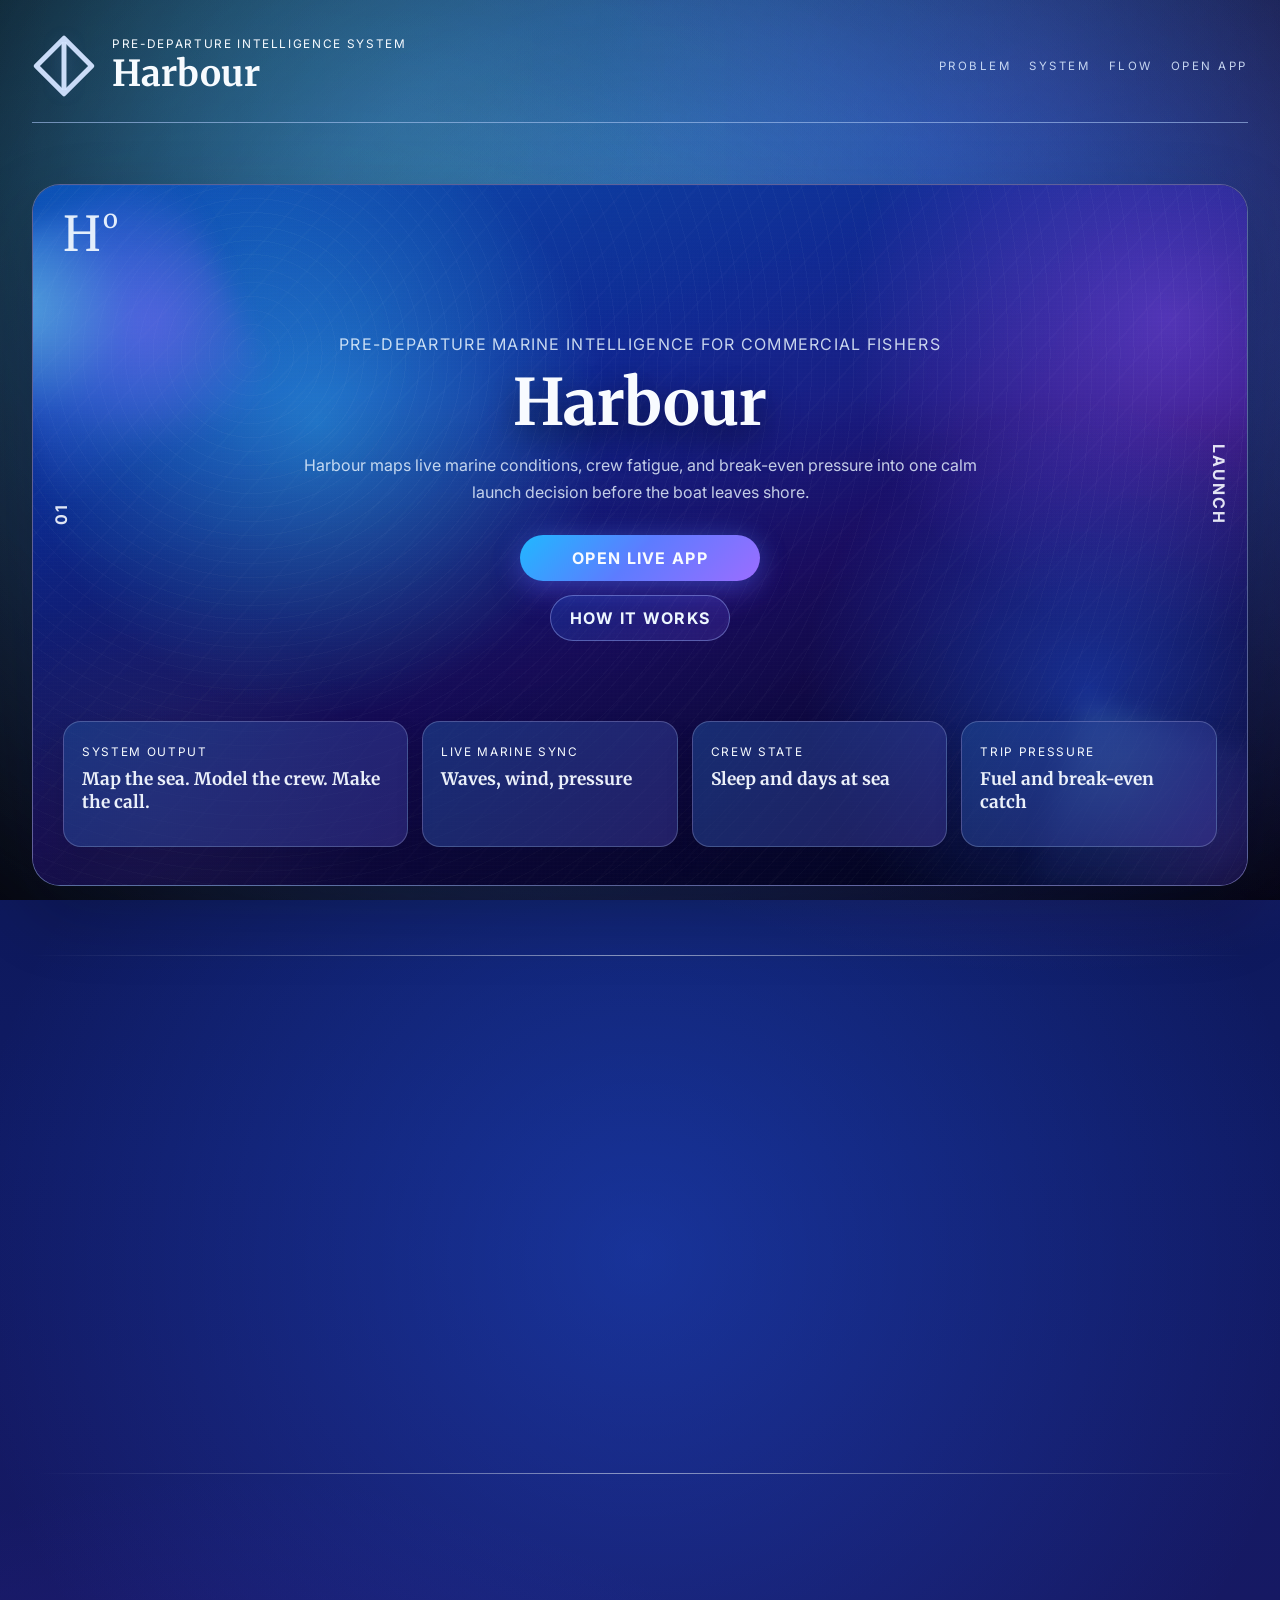
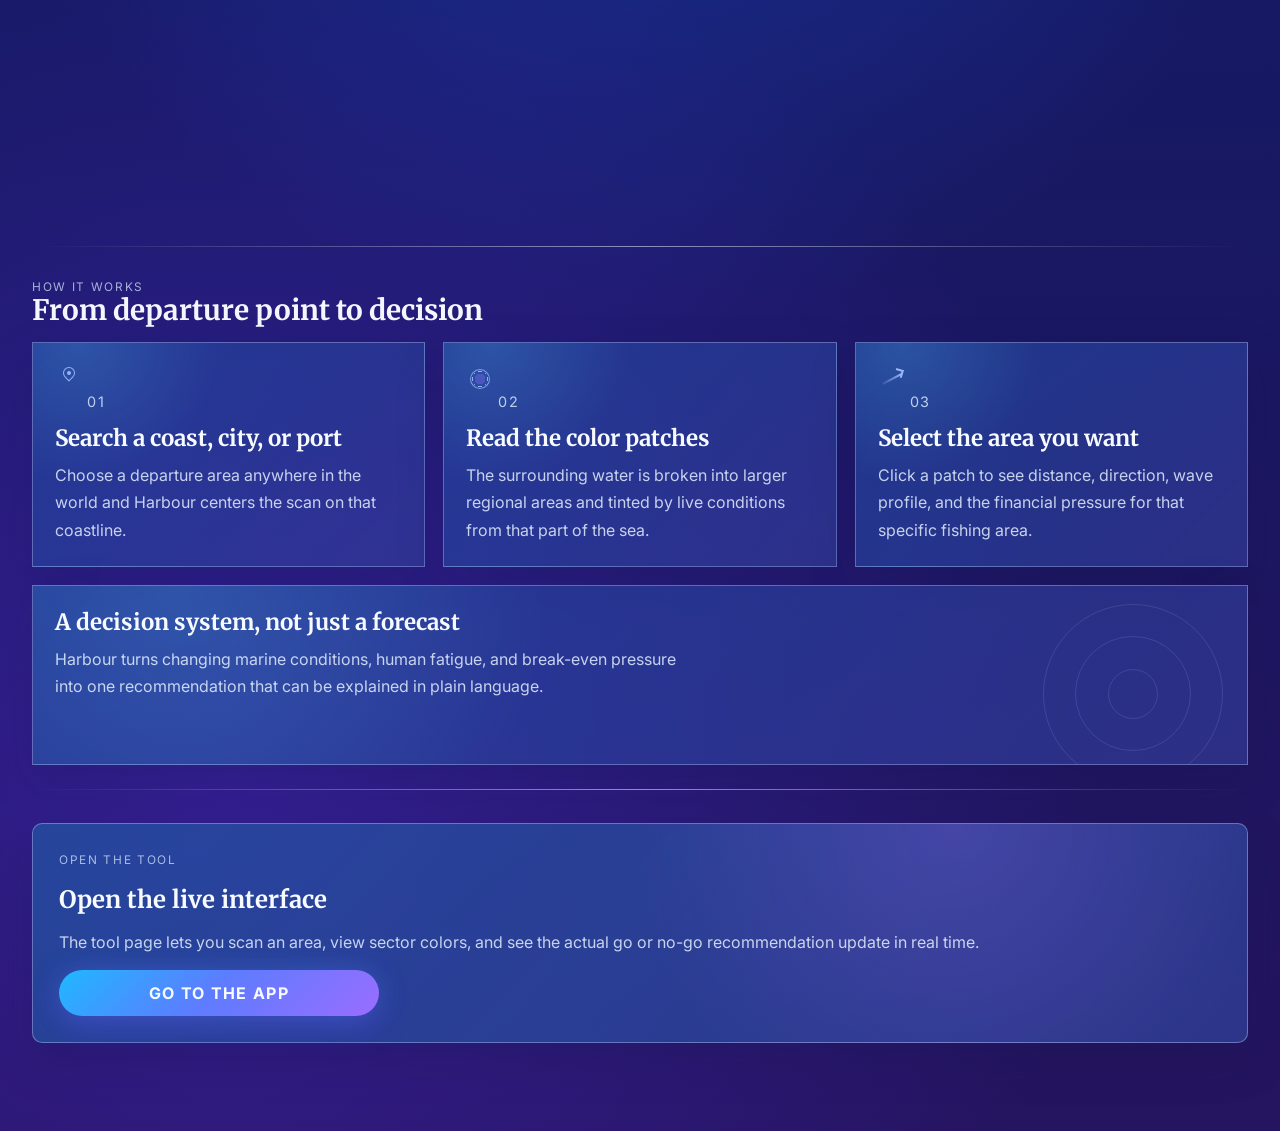
<file: index.html>
<!DOCTYPE html>
<html lang="en">
  <head>
    <meta charset="UTF-8" />
    <meta name="viewport" content="width=device-width, initial-scale=1.0" />
    <title>Harbour | Ocean Intelligence</title>
    <link rel="preconnect" href="https://fonts.googleapis.com" />
    <link rel="preconnect" href="https://fonts.gstatic.com" crossorigin />
    <link
      href="https://fonts.googleapis.com/css2?family=Inter:wght@400;500;600;700&family=Merriweather:wght@400;700&display=swap"
      rel="stylesheet"
    />
    <link rel="stylesheet" href="./styles.css" />
  </head>
  <body class="landing-body">
    <div class="ocean-backdrop">
      <div
        class="rb-aurora-layer rb-aurora-layer-landing"
      ></div>
      <div class="rb-aurora-vignette"></div>
    </div>

    <main class="landing-shell">
      <header class="landing-header">
        <div class="brand">
          <span class="brand-mark" aria-hidden="true"></span>
          <div>
            <p class="eyebrow">Pre-departure intelligence system</p>
            <h1>Harbour</h1>
          </div>
        </div>
        <nav class="landing-nav">
          <a href="#problem">Problem</a>
          <a href="#system">System</a>
          <a href="#flow">Flow</a>
          <a href="./app.html">Open App</a>
        </nav>
      </header>

      <section class="landing-hero">
        <div class="landing-hero-frame reveal-block">
          <div class="hero-ocean-surface" aria-hidden="true"></div>
          <div class="hero-ocean-foam hero-ocean-foam-left" aria-hidden="true"></div>
          <div class="hero-ocean-foam hero-ocean-foam-right" aria-hidden="true"></div>

          <div class="hero-frame-top">
            <div class="hero-frame-mark">
              <span class="hero-frame-mark-main">H</span>
              <span class="hero-frame-mark-degree">o</span>
            </div>
          </div>

          <div class="hero-frame-center">
            <p class="hero-kicker">Pre-departure marine intelligence for commercial fishers</p>
            <h2 class="landing-title">Harbour</h2>
            <p class="landing-summary">
              Harbour maps live marine conditions, crew fatigue, and break-even pressure into one calm launch decision before the boat leaves shore.
            </p>
            <div class="landing-actions">
              <a class="primary-link" href="./app.html">Open Live App</a>
              <a class="ghost-link" href="#system">How it works</a>
            </div>
          </div>

          <div class="hero-frame-side hero-frame-side-left" aria-hidden="true">01</div>
          <div class="hero-frame-side hero-frame-side-right" aria-hidden="true">Launch</div>

          <div class="hero-frame-bottom">
            <div class="hero-preview-card hero-preview-card-wide">
              <span class="eyebrow">System output</span>
              <strong>Map the sea. Model the crew. Make the call.</strong>
            </div>
            <div class="hero-preview-card hero-preview-card-compact">
              <span class="eyebrow">Live marine sync</span>
              <strong>Waves, wind, pressure</strong>
            </div>
            <div class="hero-preview-card hero-preview-card-compact">
              <span class="eyebrow">Crew state</span>
              <strong>Sleep and days at sea</strong>
            </div>
            <div class="hero-preview-card hero-preview-card-compact">
              <span class="eyebrow">Trip pressure</span>
              <strong>Fuel and break-even catch</strong>
            </div>
          </div>
        </div>
      </section>

      <section class="landing-story section-divider reveal-group" id="problem">
        <article class="story-card story-card-wide reveal-block">
          <span class="story-index">Origin</span>
          <h3>Built for fishing towns where every launch matters</h3>
          <p>
            Harbour is inspired by small remote fishing villages where fishing keeps the local economy alive, but bad water, tired crews, and pressure to make the trip profitable can turn routine work dangerous.
          </p>
        </article>
        <article class="story-card reveal-block">
          <span class="story-index">01</span>
          <h3>Weather alone is not enough</h3>
          <p>A safe-looking forecast can still become a bad launch when swell rises, pressure falls, or wind builds across the area.</p>
        </article>
        <article class="story-card reveal-block">
          <span class="story-index">02</span>
          <h3>Tired crews make worse calls</h3>
          <p>Sleep debt and days at sea change judgment. Harbour treats human readiness as part of the safety equation.</p>
        </article>
        <article class="story-card reveal-block">
          <span class="story-index">03</span>
          <h3>Economic pressure hides in the background</h3>
          <p>Fuel and catch targets quietly distort launch decisions. Harbour makes that pressure visible before it becomes dangerous.</p>
        </article>
      </section>

      <section class="system-section section-divider reveal-group" id="system">
        <div class="section-heading reveal-block">
          <div>
            <p class="feature-kicker">What Harbour does</p>
            <h2>One system. Three signals.</h2>
          </div>
        </div>

        <div class="system-grid">
          <article class="system-card large reveal-block">
            <span class="feature-icon feature-icon-grid" aria-hidden="true"></span>
            <h3>Live marine risk map</h3>
            <p>
              Harbour scans the launch area and colors nearby sectors green, amber, or red using live swell, wind, and pressure data.
            </p>
          </article>
          <article class="system-card reveal-block">
            <span class="feature-icon feature-icon-crew" aria-hidden="true"></span>
            <h3>Fatigue-aware recommendation</h3>
            <p>Sleep and time-at-sea inputs shift the final call, so the same weather can produce a different recommendation.</p>
          </article>
          <article class="system-card reveal-block">
            <span class="feature-icon feature-icon-economics" aria-hidden="true"></span>
            <h3>Break-even reality check</h3>
            <p>Trip economics are folded into the reasoning, exposing when financial pressure is pushing unsafe decisions.</p>
          </article>
        </div>
      </section>

      <section class="flow-section section-divider reveal-group" id="flow">
        <div class="section-heading reveal-block">
          <div>
            <p class="feature-kicker">How it works</p>
            <h2>From departure point to decision</h2>
          </div>
        </div>

        <div class="flow-grid">
          <article class="flow-card reveal-block">
            <span class="feature-icon feature-icon-pin" aria-hidden="true"></span>
            <span class="story-index">01</span>
            <h3>Search a coast, city, or port</h3>
            <p>Choose a departure area anywhere in the world and Harbour centers the scan on that coastline.</p>
          </article>
          <article class="flow-card reveal-block">
            <span class="feature-icon feature-icon-patch" aria-hidden="true"></span>
            <span class="story-index">02</span>
            <h3>Read the color patches</h3>
            <p>The surrounding water is broken into larger regional areas and tinted by live conditions from that part of the sea.</p>
          </article>
          <article class="flow-card reveal-block">
            <span class="feature-icon feature-icon-route" aria-hidden="true"></span>
            <span class="story-index">03</span>
            <h3>Select the area you want</h3>
            <p>Click a patch to see distance, direction, wave profile, and the financial pressure for that specific fishing area.</p>
          </article>
          <article class="flow-card wide reveal-block">
            <div class="flow-pulse">
              <span></span>
              <span></span>
              <span></span>
            </div>
            <h3>A decision system, not just a forecast</h3>
            <p>Harbour turns changing marine conditions, human fatigue, and break-even pressure into one recommendation that can be explained in plain language.</p>
          </article>
        </div>
      </section>

      <section class="cta-section section-divider reveal-group">
        <div class="cta-card reveal-block">
          <p class="feature-kicker">Open the tool</p>
          <h2>Open the live interface</h2>
          <p>The tool page lets you scan an area, view sector colors, and see the actual go or no-go recommendation update in real time.</p>
          <a class="primary-link" href="./app.html">Go To The App</a>
        </div>
      </section>
    </main>
    <script>
      const revealItems = document.querySelectorAll(".reveal-block");

      const revealObserver = new IntersectionObserver(
        entries => {
          entries.forEach(entry => {
            if (entry.isIntersecting) {
              entry.target.classList.add("is-visible");
              revealObserver.unobserve(entry.target);
            }
          });
        },
        { threshold: 0.14, rootMargin: "0px 0px -8% 0px" }
      );

      revealItems.forEach(item => revealObserver.observe(item));
    </script>
  </body>
</html>
</file>
<file: styles.css>
:root {
  --bg: #020813;
  --bg-deep: #01040b;
  --panel: rgba(7, 17, 34, 0.76);
  --panel-strong: rgba(4, 10, 22, 0.9);
  --line: rgba(146, 178, 226, 0.24);
  --text: #edf7ff;
  --muted: #c1c8ff;
  --green: #f5f7fb;
  --cyan: #8ee8ff;
  --blue: #2563ff;
  --violet: #8f6dff;
  --purple: #5b2dce;
  --navy: #071033;
  --navy-soft: #17215e;
  --blue-panel: rgba(17, 38, 104, 0.84);
  --blue-panel-soft: rgba(41, 58, 139, 0.68);
  --blue-line: rgba(164, 186, 255, 0.42);
  --amber: #ffc86b;
  --red: #ff7a94;
  --shadow: 0 30px 90px rgba(0, 0, 0, 0.42);
}

* {
  box-sizing: border-box;
}

html,
body {
  margin: 0;
  min-height: 100%;
}

body {
  color: var(--text);
  font-family: "Inter", "Avenir Next", "Segoe UI", sans-serif;
}

a {
  color: inherit;
  text-decoration: none;
}

a:focus-visible,
button:focus-visible,
input:focus-visible,
select:focus-visible,
textarea:focus-visible,
summary:focus-visible {
  outline: 3px solid rgba(232, 240, 255, 0.92);
  outline-offset: 3px;
}

button,
input,
select,
textarea {
  font: inherit;
}

h1,
h2,
h3,
p {
  margin: 0;
}

h1 {
  font-family: "Merriweather", Georgia, serif;
  font-size: clamp(1.95rem, 2.8vw, 2.7rem);
  letter-spacing: 0;
}

h2,
h3 {
  font-family: "Merriweather", Georgia, serif;
}

.eyebrow,
.feature-kicker,
.panel-label,
.metric-label {
  margin: 0;
  color: var(--muted);
  font-size: 0.74rem;
  letter-spacing: 0.14em;
  text-transform: uppercase;
}

.brand {
  display: flex;
  align-items: center;
  gap: 16px;
}

.brand-mark {
  position: relative;
  display: inline-block;
  width: 64px;
  height: 64px;
  border-radius: 0;
  background: transparent;
  border: 0;
  box-shadow: none;
}

.brand-mark::before,
.brand-mark::after {
  content: "";
  position: absolute;
  left: 50%;
  top: 50%;
  transform: translate(-50%, -50%);
}

.brand-mark::before {
  width: 34px;
  height: 34px;
  border: 5px solid rgba(212, 228, 255, 0.96);
  border-radius: 2px;
  transform: translate(-50%, -50%) rotate(45deg);
}

.brand-mark::after {
  width: 5px;
  height: 48px;
  background: rgba(212, 228, 255, 0.96);
  box-shadow: 0 0 18px rgba(108, 150, 225, 0.34);
}

.pill {
  padding: 8px 14px;
  border-radius: 10px;
  border: 1px solid rgba(255, 255, 255, 0.08);
  font-size: 0.92rem;
  font-weight: 700;
}

.pill-blue {
  color: #dbe7ff;
  background: linear-gradient(180deg, rgba(125, 141, 255, 0.32), rgba(44, 55, 129, 0.6));
}

.pill-green {
  color: #efe7ff;
  background: linear-gradient(180deg, rgba(140, 109, 255, 0.28), rgba(54, 37, 128, 0.68));
}

.primary-link,
.ghost-link,
.secondary-button,
.ghost-button,
.danger-button {
  display: inline-flex;
  align-items: center;
  justify-content: center;
  min-height: 46px;
  padding: 0 16px;
  border-radius: 999px;
  font-weight: 700;
  letter-spacing: 0.08em;
  text-transform: uppercase;
}

.primary-link {
  color: #f8fbff;
  background: linear-gradient(135deg, #20b8ff 0%, #5d7cff 48%, #9b6dff 100%);
  min-width: 240px;
  padding: 0 24px;
  box-shadow:
    0 0 28px rgba(77, 142, 255, 0.28),
    0 14px 30px rgba(83, 65, 210, 0.34);
}

.ghost-link,
.ghost-button {
  color: var(--text);
  background: linear-gradient(135deg, rgba(33, 113, 255, 0.2), rgba(132, 89, 255, 0.18));
  border: 1px solid var(--blue-line);
  min-width: 140px;
}

.secondary-button {
  color: #f8fbff;
  background: linear-gradient(135deg, rgba(45, 169, 255, 0.94), rgba(129, 96, 255, 0.92));
  border: 1px solid rgba(218, 228, 255, 0.5);
  box-shadow: 0 10px 28px rgba(67, 91, 224, 0.3);
}

.danger-button {
  color: #ffe6eb;
  background: rgba(83, 12, 24, 0.82);
  border: 1px solid rgba(255, 210, 219, 0.36);
}

button {
  cursor: pointer;
  transition:
    transform 160ms ease,
    opacity 160ms ease;
}

button:hover,
.primary-link:hover,
.ghost-link:hover {
  transform: translateY(-1px);
}

.landing-body {
  background:
    radial-gradient(circle at 14% -4%, rgba(74, 218, 255, 0.48), transparent 30%),
    radial-gradient(circle at 82% 2%, rgba(158, 87, 255, 0.5), transparent 32%),
    radial-gradient(circle at 50% 46%, rgba(37, 99, 255, 0.34), transparent 42%),
    radial-gradient(circle at 18% 86%, rgba(94, 53, 255, 0.32), transparent 34%),
    linear-gradient(180deg, #06113b 0%, #101b65 42%, #25145f 100%);
  overflow-x: hidden;
}

.ocean-backdrop {
  position: fixed;
  inset: 0;
  overflow: hidden;
  pointer-events: none;
  background:
    radial-gradient(circle at 12% 10%, rgba(77, 218, 255, 0.28), transparent 28%),
    radial-gradient(circle at 82% 8%, rgba(171, 92, 255, 0.42), transparent 34%),
    radial-gradient(circle at 52% 42%, rgba(40, 104, 255, 0.3), transparent 40%),
    radial-gradient(circle at 35% 88%, rgba(104, 58, 255, 0.24), transparent 34%),
    linear-gradient(180deg, rgba(1, 8, 34, 0.56), rgba(19, 4, 57, 0.72));
}

.rb-aurora-layer {
  position: absolute;
  inset: 0;
  pointer-events: none;
  overflow: hidden;
  background:
    radial-gradient(circle at 15% 18%, rgba(93, 218, 255, 0.35), transparent 38%),
    radial-gradient(circle at 82% 14%, rgba(145, 104, 255, 0.55), transparent 40%),
    radial-gradient(circle at 48% 16%, rgba(37, 99, 255, 0.36), transparent 42%),
    linear-gradient(180deg, rgba(13, 38, 112, 0.3), rgba(14, 4, 42, 0.48));
  background-size: 210% 210%, 210% 210%, 180% 180%, 100% 100%;
  animation: none;
}

.rb-aurora-layer::before,
.rb-aurora-layer::after {
  content: "";
  position: absolute;
  inset: -24%;
  border-radius: 40%;
  filter: blur(64px);
  transform-origin: center;
  will-change: transform, opacity, background-position;
  mix-blend-mode: screen;
}

.rb-aurora-layer::before {
  background:
    radial-gradient(circle at 18% 50%, rgba(101, 224, 255, 0.4), transparent 38%),
    radial-gradient(circle at 52% 46%, rgba(64, 126, 255, 0.48), transparent 40%),
    radial-gradient(circle at 84% 44%, rgba(154, 101, 255, 0.46), transparent 38%);
  background-size: 165% 165%;
  opacity: 0.82;
  filter: blur(82px);
  animation: none;
}

.rb-aurora-layer::after {
  background:
    linear-gradient(90deg, transparent 0%, rgba(104, 218, 255, 0.24) 16%, rgba(85, 115, 255, 0.36) 50%, rgba(166, 107, 255, 0.3) 84%, transparent 100%);
  background-size: 160% 105%;
  opacity: 0.48;
  filter: blur(118px);
  animation: none;
}

.rb-aurora-layer-landing {
  opacity: 0.96;
  filter: saturate(1.05) brightness(1.02) contrast(1.12);
}

.rb-aurora-layer-app {
  opacity: 1;
  filter: saturate(0.68) brightness(1.02) contrast(1.12);
}

.rb-aurora-canvas {
  display: none;
  width: 100%;
  height: 100%;
  position: relative;
  z-index: 2;
  opacity: 0.72;
  filter: blur(8px) saturate(115%);
}

.rb-aurora-vignette {
  position: absolute;
  inset: 0;
  background:
    radial-gradient(circle at 50% 42%, rgba(2, 8, 18, 0) 0%, rgba(9, 22, 74, 0.34) 44%, rgba(0, 0, 0, 0.82) 100%),
    linear-gradient(180deg, rgba(109, 220, 255, 0.08) 0%, rgba(2, 8, 18, 0) 24%, rgba(22, 4, 60, 0.64) 100%);
}

.rb-aurora-vignette::before {
  content: "";
  position: absolute;
  inset: 0;
  background:
    radial-gradient(circle at 18% 8%, rgba(112, 224, 255, 0.22), transparent 40%),
    radial-gradient(circle at 82% 10%, rgba(154, 101, 255, 0.42), transparent 42%),
    radial-gradient(circle at 52% 18%, rgba(31, 97, 255, 0.3), transparent 40%);
  background-size: 180% 180%, 180% 180%, 170% 170%;
  opacity: 0.62;
  animation: none;
}

.landing-shell {
  position: relative;
  z-index: 1;
  max-width: 1380px;
  margin: 0 auto;
  padding: 34px 32px 88px;
}

.landing-header,
.site-header {
  display: flex;
  align-items: center;
  justify-content: space-between;
  gap: 24px;
}

.landing-header {
  margin-bottom: 28px;
  padding: 0 0 24px;
  border-bottom: 1px solid rgba(168, 196, 242, 0.62);
}

.landing-nav,
.site-nav {
  display: flex;
  flex-wrap: wrap;
  gap: 18px;
  color: rgba(220, 234, 255, 0.88);
}

.landing-nav a {
  font-size: 0.72rem;
  letter-spacing: 0.22em;
  text-transform: uppercase;
}

.landing-nav a:hover,
.site-nav a:hover {
  color: #ffffff;
}

.landing-hero {
  display: grid;
  grid-template-columns: 1fr;
  gap: 24px;
  align-items: center;
  min-height: calc(100vh - 132px);
  max-width: 1320px;
  margin: 0 auto;
}

.landing-copy,
.landing-panel,
.story-card,
.system-card,
.cta-card,
.hero-panel,
.panel,
.app-hero-note {
  border: 1px solid rgba(255, 255, 255, 0.08);
  border-radius: 10px;
  background:
    linear-gradient(180deg, rgba(255, 255, 255, 0.03), transparent 20%),
    var(--panel-strong);
  box-shadow:
    inset 0 1px 0 rgba(255, 255, 255, 0.05),
    0 24px 80px rgba(0, 0, 0, 0.24);
}

.landing-copy {
  padding: 0;
  border: 0;
  background: transparent;
  box-shadow: none;
}

.landing-hero-frame {
  position: relative;
  min-height: 78vh;
  padding: 30px;
  border-radius: 28px;
  background:
    linear-gradient(135deg, rgba(6, 27, 90, 0.52), rgba(36, 12, 88, 0.76)),
    radial-gradient(circle at 18% 20%, rgba(95, 219, 255, 0.4), transparent 30%),
    radial-gradient(circle at 72% 28%, rgba(159, 104, 255, 0.52), transparent 34%),
    radial-gradient(circle at 54% 72%, rgba(37, 99, 255, 0.34), transparent 34%),
    #09123a;
  border: 1px solid rgba(191, 207, 255, 0.42);
  box-shadow:
    0 28px 70px rgba(4, 9, 12, 0.22),
    inset 0 1px 0 rgba(245, 250, 252, 0.08);
  overflow: hidden;
}

.landing-hero-frame::before {
  content: none;
}

.landing-hero-frame::after {
  content: "";
  position: absolute;
  inset: 0;
  z-index: 1;
  pointer-events: none;
  background:
    linear-gradient(rgba(245, 250, 252, 0.022) 1px, transparent 1px),
    linear-gradient(90deg, rgba(245, 250, 252, 0.016) 1px, transparent 1px);
  background-size: 4px 4px;
  opacity: 0.42;
}

.hero-ocean-surface {
  position: absolute;
  inset: 0;
  background:
    radial-gradient(circle at 18% 26%, rgba(76, 211, 255, 0.42), transparent 20%),
    radial-gradient(circle at 58% 48%, rgba(50, 105, 255, 0.5), transparent 24%),
    radial-gradient(circle at 78% 16%, rgba(162, 98, 255, 0.42), transparent 24%),
    radial-gradient(circle at 72% 62%, rgba(25, 8, 67, 0.64), transparent 28%),
    linear-gradient(160deg, rgba(28, 106, 210, 0.78), rgba(21, 50, 150, 0.86) 30%, rgba(30, 16, 96, 0.94) 58%, rgba(2, 5, 22, 0.98) 100%);
  filter: saturate(1.14) contrast(1.02);
  background-size: 130% 130%, 150% 150%, 120% 120%, 140% 140%, 100% 100%;
  animation: none;
}

.hero-ocean-surface::before {
  content: "";
  position: absolute;
  inset: 0;
  opacity: 0.22;
  background:
    repeating-radial-gradient(circle at 18% 24%, rgba(245, 250, 252, 0.12) 0 1px, transparent 1px 14px),
    repeating-linear-gradient(132deg, rgba(245, 250, 252, 0.06) 0 2px, transparent 2px 26px);
  mix-blend-mode: screen;
  animation: none;
}

.hero-ocean-surface::after {
  content: "";
  position: absolute;
  inset: 0;
  background:
    linear-gradient(180deg, rgba(5, 20, 35, 0.08), transparent 30%, rgba(1, 8, 16, 0.34) 100%),
    radial-gradient(circle at 10% 90%, rgba(255, 255, 255, 0.08), transparent 18%);
}

.hero-ocean-foam {
  position: absolute;
  background:
    radial-gradient(circle at 18% 28%, rgba(132, 229, 255, 0.78), rgba(90, 132, 255, 0.32) 40%, transparent 72%),
    radial-gradient(circle at 64% 52%, rgba(160, 101, 255, 0.64), transparent 64%);
  filter: blur(12px);
  opacity: 0.72;
  animation: none;
}

.hero-ocean-foam-left {
  left: -38px;
  top: 16px;
  width: 240px;
  height: 260px;
  transform: rotate(-24deg);
}

.hero-ocean-foam-right {
  right: -64px;
  bottom: -38px;
  width: 260px;
  height: 190px;
  transform: rotate(16deg);
  opacity: 0.26;
}

.hero-frame-top,
.hero-frame-center,
.hero-frame-bottom,
.hero-frame-side {
  position: relative;
  z-index: 2;
}

.hero-frame-top {
  display: flex;
  align-items: center;
  justify-content: flex-start;
  gap: 20px;
  color: rgba(243, 250, 255, 0.92);
}

.hero-frame-mark {
  display: flex;
  align-items: flex-start;
  gap: 2px;
  font-family: "Merriweather", Georgia, serif;
  font-size: 3rem;
  line-height: 0.8;
}

.hero-frame-mark-degree {
  font-size: 1.6rem;
  transform: translateY(-6px);
}

.hero-frame-center {
  display: flex;
  flex-direction: column;
  align-items: center;
  justify-content: center;
  min-height: 52vh;
  text-align: center;
}

.hero-kicker {
  margin-bottom: 18px;
  color: rgba(233, 245, 255, 0.84);
  font-size: 1rem;
  max-width: 40rem;
  text-transform: uppercase;
  letter-spacing: 0.08em;
}

.landing-title {
  max-width: none;
  width: 100%;
  margin-bottom: 18px;
  color: #f8fbff;
  font-family: "Merriweather", Georgia, serif;
  font-size: clamp(4.2rem, 10vw, 8.6rem);
  font-weight: 700;
  line-height: 0.96;
  letter-spacing: 0;
  text-wrap: balance;
  text-shadow: 0 12px 34px rgba(0, 0, 0, 0.58);
}

.landing-summary {
  max-width: 44rem;
  color: rgba(233, 244, 255, 0.82);
  font-size: clamp(1rem, 1.2vw, 1.08rem);
  line-height: 1.72;
}

.hero-frame-side {
  position: absolute;
  top: 50%;
  color: rgba(246, 250, 255, 0.9);
  font-weight: 700;
  letter-spacing: 0.12em;
  text-transform: uppercase;
}

.hero-frame-side-left {
  left: 18px;
  transform: translateY(-50%) rotate(-90deg);
  transform-origin: left top;
}

.hero-frame-side-right {
  right: 18px;
  transform: translateY(-50%) rotate(90deg);
  transform-origin: right top;
}

.hero-frame-bottom {
  display: grid;
  grid-template-columns: minmax(0, 1.35fr) repeat(3, minmax(0, 1fr));
  gap: 14px;
  align-items: end;
}

.hero-preview-card {
  position: relative;
  z-index: 1;
  padding: 18px 18px 20px;
  background:
    linear-gradient(135deg, rgba(65, 151, 255, 0.2), rgba(149, 96, 255, 0.18)),
    rgba(13, 32, 92, 0.46);
  border: 1px solid rgba(210, 222, 255, 0.24);
  border-radius: 18px;
  backdrop-filter: none;
  box-shadow: 0 16px 28px rgba(3, 9, 32, 0.14);
}

.hero-preview-card-wide {
  min-height: 126px;
}

.hero-preview-card-compact {
  min-height: 126px;
}

.hero-preview-card {
  display: block;
  color: rgba(242, 248, 255, 0.96);
}

.hero-preview-card strong {
  display: block;
  margin-top: 8px;
  font-family: "Merriweather", Georgia, serif;
  font-size: 1.08rem;
  line-height: 1.3;
}

.landing-actions {
  display: flex;
  flex-wrap: wrap;
  gap: 14px;
  margin-top: 28px;
  align-items: stretch;
  justify-content: center;
}

.landing-actions .primary-link {
  flex: 0 1 240px;
}

.landing-actions .ghost-link {
  flex: 0 1 180px;
}

.signal-card,
.flow-card {
  border: 1px solid var(--blue-line);
  border-radius: 0;
  background:
    linear-gradient(180deg, rgba(245, 250, 252, 0.035), rgba(245, 250, 252, 0.008)),
    var(--blue-panel-soft);
  box-shadow:
    inset 0 1px 0 rgba(255, 255, 255, 0.05),
    0 18px 44px rgba(0, 0, 0, 0.18);
  backdrop-filter: none;
}

.feature-icon {
  position: relative;
  display: inline-block;
  width: 28px;
  height: 28px;
  margin-bottom: 14px;
  color: #b7c7ff;
}

.feature-icon::before,
.feature-icon::after {
  content: "";
  position: absolute;
  box-sizing: border-box;
}

.feature-icon-grid::before {
  inset: 3px;
  border: 1.5px solid rgba(163, 188, 255, 0.9);
  box-shadow:
    8px 0 0 -6.5px rgba(163, 188, 255, 0.9),
    -8px 0 0 -6.5px rgba(163, 188, 255, 0.9),
    0 8px 0 -6.5px rgba(163, 188, 255, 0.9),
    0 -8px 0 -6.5px rgba(163, 188, 255, 0.9);
}

.feature-icon-crew::before {
  left: 4px;
  top: 5px;
  width: 8px;
  height: 8px;
  border: 1.5px solid rgba(163, 188, 255, 0.92);
  border-radius: 50%;
  box-shadow: 12px 3px 0 -1px rgba(163, 188, 255, 0.92);
}

.feature-icon-crew::after {
  left: 3px;
  bottom: 5px;
  width: 22px;
  height: 9px;
  border: 1.5px solid rgba(163, 188, 255, 0.92);
  border-top: 0;
  border-radius: 0 0 12px 12px;
}

.feature-icon-economics::before {
  left: 4px;
  bottom: 4px;
  width: 4px;
  height: 10px;
  background: linear-gradient(180deg, #b8c8ff, #8f74ff);
  box-shadow:
    7px -4px 0 0 rgba(177, 191, 255, 0.95),
    14px -1px 0 0 rgba(155, 118, 255, 0.95);
}

.feature-icon-economics::after {
  left: 3px;
  top: 4px;
  width: 18px;
  height: 2px;
  background: rgba(163, 188, 255, 0.92);
  transform: rotate(28deg);
  transform-origin: left center;
}

.feature-icon-pin::before {
  left: 8px;
  top: 2px;
  width: 12px;
  height: 12px;
  border: 1.5px solid rgba(163, 188, 255, 0.92);
  border-radius: 50% 50% 50% 0;
  transform: rotate(-45deg);
}

.feature-icon-pin::after {
  left: 12px;
  top: 6px;
  width: 4px;
  height: 4px;
  background: rgba(163, 188, 255, 0.92);
  border-radius: 50%;
}

.feature-icon-patch::before {
  inset: 4px;
  border-radius: 50%;
  background:
    radial-gradient(circle at center, rgba(139, 111, 255, 0.32) 0 42%, transparent 43%),
    radial-gradient(circle at center, transparent 0 58%, rgba(163, 188, 255, 0.88) 59% 61%, transparent 62%);
  border: 1.5px solid rgba(163, 188, 255, 0.72);
}

.feature-icon-route::before {
  left: 3px;
  top: 13px;
  width: 22px;
  height: 2px;
  background: linear-gradient(90deg, rgba(163, 188, 255, 0.1), rgba(163, 188, 255, 0.95));
  transform: rotate(-28deg);
}

.feature-icon-route::after {
  right: 3px;
  top: 4px;
  width: 8px;
  height: 8px;
  border-top: 2px solid rgba(163, 188, 255, 0.95);
  border-right: 2px solid rgba(163, 188, 255, 0.95);
  transform: rotate(17deg);
}

.signal-card {
  padding: 16px;
  min-height: 104px;
  display: flex;
  flex-direction: column;
  justify-content: center;
}

.signal-card:last-child {
  grid-column: 1 / -1;
}

.signal-card span {
  display: block;
  color: var(--muted);
  font-size: 0.76rem;
  letter-spacing: 0.1em;
  text-transform: uppercase;
}

.signal-card strong {
  display: block;
  margin-top: 6px;
  font-family: "Merriweather", Georgia, serif;
  font-size: 1.08rem;
  line-height: 1.25;
}

.landing-panel-core {
  position: relative;
  z-index: 2;
  display: flex;
  flex-direction: column;
  justify-content: flex-end;
  max-width: none;
  padding-top: 2px;
}

.landing-panel-core strong {
  display: block;
  margin: 10px 0 14px;
  font-family: "Merriweather", Georgia, serif;
  font-size: clamp(2rem, 2.4vw, 3rem);
  line-height: 1.06;
}

.landing-panel-core p {
  color: rgba(230, 241, 255, 0.84);
  max-width: 30rem;
  line-height: 1.65;
}

.landing-copy-core {
  margin: 0 0 20px;
}

.landing-copy-core strong {
  font-size: clamp(1.75rem, 2.3vw, 2.7rem);
}

.landing-copy-core p {
  max-width: 34rem;
}

.landing-header .eyebrow,
.landing-header h1,
.hero-preview-card .eyebrow,
.landing-panel-core .eyebrow,
.landing-panel-core strong,
.feature-icon {
  color: #f7fbff;
}

.landing-copy-signals {
  margin: 0 0 20px;
  max-width: none;
}

.panel-orbit {
  position: absolute;
  border-radius: 999px;
  border: 1px solid rgba(146, 178, 226, 0.18);
}

.orbit-one {
  width: 260px;
  height: 260px;
  top: 22%;
  right: -32px;
  animation: none;
}

.orbit-two {
  width: 420px;
  height: 420px;
  top: 6%;
  right: -168px;
  animation: none;
}

.landing-story,
.system-grid {
  display: grid;
  gap: 18px;
  align-items: stretch;
}

.section-divider {
  position: relative;
  padding-top: 34px;
}

.section-divider::before {
  content: "";
  position: absolute;
  top: 0;
  left: 0;
  right: 0;
  height: 1px;
  background: linear-gradient(90deg, transparent, rgba(245, 250, 252, 0.52), transparent);
}

.landing-story {
  grid-template-columns: repeat(3, minmax(0, 1fr));
  margin: 36px 0 42px;
}

.story-card,
.system-card,
.cta-card,
.hero-panel,
.app-hero-note,
.panel {
  padding: 24px;
}

.story-card,
.system-card {
  display: flex;
  flex-direction: column;
  justify-content: space-between;
  min-height: 220px;
  padding: 22px;
  background:
    radial-gradient(circle at 82% 0%, rgba(166, 111, 255, 0.2), transparent 34%),
    linear-gradient(135deg, rgba(55, 143, 255, 0.18), rgba(119, 82, 255, 0.12)),
    rgba(23, 55, 126, 0.62);
  border: 1px solid rgba(192, 207, 255, 0.38);
  box-shadow: 0 18px 44px rgba(19, 22, 73, 0.22);
}

.story-card-wide {
  grid-column: 1 / -1;
  min-height: 180px;
  background:
    radial-gradient(circle at 15% 0%, rgba(101, 224, 255, 0.24), transparent 34%),
    radial-gradient(circle at 84% 14%, rgba(164, 104, 255, 0.24), transparent 34%),
    linear-gradient(135deg, rgba(36, 127, 255, 0.24), rgba(91, 45, 206, 0.24)),
    rgba(18, 55, 130, 0.76);
}

.story-card-wide p {
  max-width: 74ch;
  font-size: 1.04rem;
}

.story-index {
  display: inline-block;
  margin-bottom: 14px;
  color: rgba(219, 235, 255, 0.84);
  font-family: "Inter", "Avenir Next", "Segoe UI", sans-serif;
  font-size: 0.9rem;
  letter-spacing: 0.12em;
}

.story-card h3,
.system-card h3 {
  margin-bottom: 10px;
  font-size: 1.4rem;
  color: #f6fbff;
}

.story-card p,
.system-card p,
.cta-card p,
.app-hero-note p,
.section-copy {
  color: rgba(230, 241, 255, 0.84);
  line-height: 1.7;
}

.section-heading h2,
.cta-card h2 {
  color: #f7fbff;
}

.section-heading .feature-kicker,
.cta-card .feature-kicker {
  color: rgba(219, 235, 255, 0.72);
}

.system-section {
  margin-bottom: 40px;
}

.section-heading,
.map-header {
  display: flex;
  align-items: end;
  justify-content: space-between;
  gap: 16px;
  margin-bottom: 16px;
}

.system-grid {
  grid-template-columns: 1.1fr 1fr 1fr;
}

.flow-section {
  margin-top: 10px;
}

.flow-grid {
  display: grid;
  grid-template-columns: repeat(3, minmax(0, 1fr));
  gap: 18px;
}

.flow-card {
  position: relative;
  padding: 22px;
  background:
    radial-gradient(circle at 12% 0%, rgba(97, 214, 255, 0.18), transparent 34%),
    linear-gradient(135deg, rgba(46, 121, 255, 0.18), rgba(139, 90, 255, 0.14)),
    rgba(28, 53, 126, 0.6);
  border: 1px solid rgba(192, 207, 255, 0.36);
  box-shadow: 0 18px 44px rgba(19, 22, 73, 0.2);
}

.flow-card.wide {
  grid-column: span 3;
  min-height: 180px;
  overflow: hidden;
}

.flow-card h3 {
  margin-bottom: 10px;
  font-size: 1.4rem;
  color: #f7fbff;
}

.flow-card p {
  max-width: 64ch;
  color: rgba(230, 241, 255, 0.84);
  line-height: 1.7;
}

.reveal-block {
  opacity: 0;
  transform: translateY(28px);
  transition:
    opacity 700ms ease,
    transform 700ms ease;
}

.landing-hero-frame.reveal-block {
  opacity: 1;
  transform: none;
}

.reveal-block.is-visible {
  opacity: 1;
  transform: translateY(0);
}

.flow-pulse {
  position: absolute;
  top: 18px;
  right: 24px;
  width: 180px;
  height: 180px;
}

.flow-pulse span {
  position: absolute;
  inset: 0;
  border-radius: 50%;
  border: 1px solid rgba(146, 178, 226, 0.18);
  animation: none;
}

.flow-pulse span:nth-child(2) {
  inset: 18%;
  animation-delay: -3s;
}

.flow-pulse span:nth-child(3) {
  inset: 36%;
  animation-delay: -6s;
}

.cta-section {
  margin-top: 24px;
}

.cta-card {
  display: flex;
  flex-direction: column;
  align-items: flex-start;
  gap: 14px;
  padding: 26px;
  background:
    radial-gradient(circle at 76% 0%, rgba(166, 111, 255, 0.22), transparent 34%),
    linear-gradient(135deg, rgba(47, 139, 255, 0.2), rgba(118, 77, 255, 0.16)),
    rgba(28, 67, 128, 0.62);
  border: 1px solid rgba(192, 207, 255, 0.4);
  box-shadow: 0 18px 44px rgba(19, 22, 73, 0.22);
}

.cta-card .primary-link {
  min-width: min(320px, 100%);
}

.app-body {
  position: relative;
  background:
    radial-gradient(circle at 18% -2%, rgba(78, 219, 255, 0.42), transparent 30%),
    radial-gradient(circle at 78% 4%, rgba(161, 92, 255, 0.46), transparent 32%),
    radial-gradient(circle at 52% 42%, rgba(39, 105, 255, 0.3), transparent 42%),
    radial-gradient(circle at 18% 88%, rgba(92, 52, 255, 0.28), transparent 34%),
    linear-gradient(180deg, #06113b 0%, #111b66 42%, #25145f 100%);
}

.app-body::before {
  content: "";
  position: fixed;
  inset: 0;
  z-index: 0;
  pointer-events: none;
  background:
    radial-gradient(circle at 18% 14%, rgba(102, 224, 255, 0.22), transparent 24%),
    radial-gradient(circle at 74% 18%, rgba(160, 98, 255, 0.28), transparent 28%),
    linear-gradient(135deg, rgba(18, 56, 148, 0.34), rgba(40, 17, 105, 0.48));
  background-size: 120% 120%;
  filter: none;
  animation: none;
}

.app-body::after {
  content: "";
  position: fixed;
  inset: 0;
  z-index: 0;
  pointer-events: none;
  background:
    linear-gradient(rgba(4, 13, 16, 0.05) 1px, transparent 1px),
    linear-gradient(90deg, rgba(4, 13, 16, 0.04) 1px, transparent 1px);
  background-size: 4px 4px;
  opacity: 0.3;
  animation: none;
}

.app-ocean-backdrop {
  position: fixed;
  inset: 0;
  z-index: 0;
  overflow: hidden;
  pointer-events: none;
  filter: contrast(1.16) saturate(1.18);
  opacity: 0.62;
}

.page-shell {
  position: relative;
  min-height: 100vh;
  padding: 34px 24px 44px;
  overflow-x: hidden;
}

.noise {
  position: fixed;
  inset: 0;
  pointer-events: none;
  opacity: 0.12;
  background-image:
    radial-gradient(circle at 24% 18%, rgba(109, 220, 255, 0.18), transparent 20%),
    radial-gradient(circle at 62% 34%, rgba(122, 83, 255, 0.36), transparent 25%),
    linear-gradient(135deg, rgba(22, 55, 156, 0.2), transparent 38%);
  background-size: 100% 100%;
  mix-blend-mode: multiply;
}

.app-card {
  position: relative;
  z-index: 1;
  max-width: 1420px;
  margin: 0 auto;
  padding: 28px;
  background: transparent;
  border: 0;
  box-shadow: none;
}

.app-card::after {
  content: none;
}

.app-card::before {
  content: none;
}

.site-header,
.app-hero-strip,
.map-section,
.insight-grid,
.controls-panel,
.alerts-panel {
  position: relative;
  z-index: 3;
}

.site-header {
  position: relative;
  top: auto;
  z-index: 30;
  margin: 0 0 32px;
  padding: 0 0 24px;
  border-radius: 0;
  background: transparent;
  border: 0;
  border-bottom: 1px solid rgba(168, 196, 242, 0.58);
  backdrop-filter: none;
  box-shadow: none;
}

.site-header .brand .eyebrow,
.site-header h1 {
  color: #f8fbfc;
  text-shadow: 0 4px 20px rgba(0, 0, 0, 0.52);
}

.site-nav {
  align-items: center;
  gap: 18px;
}

.site-nav a {
  display: inline-flex;
  align-items: center;
  justify-content: center;
  min-height: auto;
  padding: 0;
  border-radius: 0;
  color: rgba(245, 250, 252, 0.82);
  background: transparent;
  border: 0;
  font-size: 0.72rem;
  letter-spacing: 0.22em;
  text-transform: uppercase;
}

.site-nav a:first-child {
  background: transparent;
  border-color: transparent;
  color: #f8f8ff;
}

.app-hero-strip {
  display: grid;
  grid-template-columns: minmax(300px, 0.72fr) minmax(0, 1fr);
  gap: 0;
  margin-bottom: 30px;
  border: 1px solid rgba(188, 207, 255, 0.52);
  background:
    linear-gradient(135deg, rgba(34, 119, 255, 0.18), rgba(132, 81, 255, 0.14)),
    rgba(12, 30, 90, 0.28);
}

.hero-panel-top strong {
  display: block;
  margin-top: 8px;
  font-family: "Merriweather", Georgia, serif;
  font-size: 1.6rem;
  color: #ffffff;
}

#missionSummary {
  margin-top: 12px;
  color: rgba(245, 247, 255, 0.92);
  line-height: 1.65;
}

.app-hero-note h2 {
  margin: 8px 0 10px;
  max-width: 780px;
  font-size: clamp(2rem, 4vw, 4.9rem);
  line-height: 1.05;
  color: #ffffff;
}

.global-badge {
  margin-top: 18px;
  padding: 16px;
  border-radius: 0;
  background: rgba(255, 255, 255, 0.03);
  border: 1px solid rgba(245, 250, 252, 0.24);
}

.global-badge span {
  display: block;
  color: var(--muted);
  font-size: 0.78rem;
  letter-spacing: 0.14em;
  text-transform: uppercase;
}

.global-badge strong {
  display: block;
  margin-top: 8px;
  font-family: "Inter", "Avenir Next", "Segoe UI", sans-serif;
  font-size: 0.98rem;
  font-weight: 500;
  color: #d9f5ff;
}

.map-actions {
  display: flex;
  flex-wrap: wrap;
  gap: 12px;
}

.map-layout {
  display: grid;
  grid-template-columns: minmax(0, 1.35fr) minmax(300px, 0.7fr);
  gap: 18px;
}

.hero-panel,
.app-hero-note,
.panel,
.controls-panel,
.alerts-panel {
  background:
    radial-gradient(circle at 85% 0%, rgba(154, 101, 255, 0.16), transparent 32%),
    linear-gradient(135deg, rgba(43, 130, 255, 0.14), rgba(126, 81, 255, 0.1)),
    rgba(18, 48, 108, 0.74);
  border: 1px solid rgba(193, 207, 255, 0.42);
  border-radius: 0;
  box-shadow:
    inset 0 1px 0 rgba(255, 255, 255, 0.06),
    0 22px 48px rgba(0, 0, 0, 0.22);
  backdrop-filter: none;
}

.hero-panel,
.app-hero-note {
  border: 0;
  box-shadow: none;
  background: transparent;
}

.hero-panel {
  border-right: 1px solid rgba(168, 196, 242, 0.38);
}

.map-panel {
  background: transparent;
  border: 0;
  box-shadow: none;
  padding: 0;
  backdrop-filter: none;
}

.map-section {
  padding: 28px;
  border: 1px solid rgba(193, 207, 255, 0.5);
  background:
    radial-gradient(circle at 92% 6%, rgba(154, 101, 255, 0.18), transparent 34%),
    radial-gradient(circle at 10% 0%, rgba(91, 212, 255, 0.16), transparent 30%),
    linear-gradient(135deg, rgba(43, 130, 255, 0.14), rgba(126, 81, 255, 0.1)),
    rgba(18, 48, 108, 0.7);
}

.map-header {
  margin-bottom: 22px;
  padding-bottom: 20px;
  border-bottom: 1px solid rgba(168, 196, 242, 0.3);
}

.map-header h2,
.section-heading h2,
.section-heading.small h2 {
  font-size: clamp(1.55rem, 2.2vw, 2.25rem);
  line-height: 1.16;
}

.map-header h2,
.section-heading h2,
.section-heading.small h2,
.panel-label,
.feature-kicker,
.section-copy,
.app-hero-note p,
.global-badge strong,
.compact-controls label,
.control-group label,
.form-grid label span {
  color: #f5f7ff;
}

.compact-controls {
  margin-bottom: 14px;
}

.time-route-panel {
  display: grid;
  gap: 10px;
  margin-bottom: 14px;
  padding: 16px;
  border-radius: 0;
  background:
    linear-gradient(135deg, rgba(43, 169, 255, 0.18), rgba(145, 92, 255, 0.16)),
    rgba(30, 57, 132, 0.62);
  border: 1px solid rgba(196, 210, 255, 0.42);
  box-shadow: inset 0 1px 0 rgba(255, 255, 255, 0.04);
}

.time-route-panel strong {
  display: block;
  margin-top: 6px;
  color: #f7fbff;
  font-size: 1rem;
}

.time-route-panel input[type="range"] {
  height: 28px;
  padding: 0;
  border: 0;
  background: transparent;
  accent-color: #6effc4;
}

.time-route-footer {
  display: flex;
  justify-content: space-between;
  color: rgba(230, 241, 255, 0.68);
  font-size: 0.82rem;
}

.compact-controls label,
.control-group label,
.form-grid label span {
  display: block;
  margin-bottom: 8px;
  color: #dce9f5;
}

.search-row {
  display: grid;
  grid-template-columns: minmax(0, 1fr) auto;
  gap: 10px;
}

input,
select,
textarea {
  width: 100%;
  padding: 12px 14px;
  border-radius: 0;
  border: 1px solid rgba(196, 210, 255, 0.42);
  background:
    linear-gradient(135deg, rgba(44, 131, 255, 0.12), rgba(124, 82, 255, 0.1)),
    rgba(23, 52, 122, 0.46);
  color: var(--text);
  outline: none;
}

input:focus,
select:focus,
textarea:focus {
  border-color: rgba(245, 250, 252, 0.72);
  box-shadow: 0 0 0 2px rgba(216, 243, 255, 0.14);
}

.status-banner,
.alert-state {
  margin-bottom: 14px;
  padding: 16px;
  border-radius: 0;
  background:
    linear-gradient(135deg, rgba(42, 132, 255, 0.14), rgba(126, 81, 255, 0.12)),
    rgba(28, 62, 138, 0.56);
  border: 1px solid rgba(196, 210, 255, 0.4);
  color: #d7e4f0;
  backdrop-filter: none;
}

.marine-map {
  position: relative;
  width: 100%;
  height: 620px;
  overflow: hidden;
  border-radius: 0;
  border: 1px solid rgba(168, 196, 242, 0.5);
  background: linear-gradient(180deg, rgba(18, 48, 94, 0.96), rgba(7, 16, 38, 0.98));
  box-shadow: inset 0 0 0 1px rgba(216, 243, 255, 0.08);
  isolation: isolate;
}

.marine-map .maplibregl-canvas {
  border-radius: 0;
}

.marine-map .maplibregl-control-container {
  font-family: "Inter", "Avenir Next", "Segoe UI", sans-serif;
}

.marine-map .maplibregl-ctrl-group {
  background: rgba(14, 36, 78, 0.94);
  border: 1px solid rgba(168, 196, 242, 0.18);
  box-shadow: 0 18px 28px rgba(0, 0, 0, 0.22);
}

.marine-map .maplibregl-ctrl button {
  background-color: transparent;
}

.marine-map .maplibregl-ctrl button span {
  filter: invert(1) brightness(1.6);
}

.marine-map .maplibregl-popup-content {
  padding: 0;
  background: transparent;
  box-shadow: none;
}

.marine-map .maplibregl-popup-tip {
  background: rgba(6, 17, 29, 0.96);
}

.gps-marker-departure,
.gps-marker-target {
  border-radius: 999px;
  transform: translateZ(0);
}

.gps-marker-departure {
  width: 16px;
  height: 16px;
  background: #eef8ff;
  border: 3px solid rgba(13, 29, 48, 0.92);
  box-shadow:
    0 0 0 7px rgba(238, 248, 255, 0.08),
    0 0 24px rgba(163, 218, 255, 0.16);
}

.gps-marker-target {
  width: 22px;
  height: 22px;
  border: 3px solid rgba(7, 18, 30, 0.92);
  box-shadow:
    0 0 0 10px rgba(238, 248, 255, 0.08),
    0 0 32px rgba(118, 216, 255, 0.22);
  cursor: grab;
}

.gps-marker-target:active {
  cursor: grabbing;
}

.gps-marker-target-green {
  background: #6effc4;
}

.gps-marker-target-amber {
  background: #ffc86b;
}

.gps-marker-target-red {
  background: #ff7a94;
}

.map-popup-card {
  min-width: 220px;
  padding: 14px 16px;
  border-radius: 16px;
  color: var(--text);
  background:
    linear-gradient(180deg, rgba(18, 48, 94, 0.96), rgba(10, 23, 48, 0.97));
  border: 1px solid rgba(168, 196, 242, 0.22);
  box-shadow: 0 18px 28px rgba(0, 0, 0, 0.22);
}

.map-popup-card strong {
  display: block;
  font-size: 1rem;
}

.map-popup-card span {
  display: block;
  margin-top: 6px;
  color: #dceaf6;
  font-size: 0.9rem;
}

.map-popup-card p {
  margin-top: 8px;
  color: var(--muted);
  line-height: 1.5;
}

.decision-panel {
  display: flex;
  flex-direction: column;
}

.score-ring {
  --ring-angle: 240deg;
  display: grid;
  place-items: center;
  width: 190px;
  height: 190px;
  margin: 18px auto 16px;
  border-radius: 50%;
  background:
    radial-gradient(circle at center, rgba(5, 9, 20, 0.95) 56%, transparent 57%),
    conic-gradient(from 180deg, var(--ring-color, var(--amber)) var(--ring-angle), rgba(255, 255, 255, 0.12) 0);
  box-shadow:
    inset 0 0 0 1px rgba(255, 255, 255, 0.05),
    0 0 32px rgba(118, 216, 255, 0.08);
}

.score-number {
  font-family: "Merriweather", Georgia, serif;
  font-size: 3rem;
}

.score-unit {
  margin-top: 6px;
  font-size: 0.82rem;
  letter-spacing: 0.08em;
  text-transform: uppercase;
}

.panel-note {
  min-height: 78px;
  color: #d6e3f0;
  line-height: 1.65;
}

.conditions,
.metric-grid {
  display: grid;
  gap: 12px;
}

.compact {
  grid-template-columns: repeat(3, minmax(0, 1fr));
}

.conditions div,
.metric-card {
  padding: 14px 16px;
  border-radius: 0;
  background:
    linear-gradient(135deg, rgba(43, 132, 255, 0.16), rgba(134, 88, 255, 0.12)),
    rgba(46, 89, 158, 0.34);
  border: 1px solid rgba(196, 210, 255, 0.32);
}

.conditions strong,
.metric-card strong {
  display: block;
  margin-top: 6px;
}

.decision-actions {
  margin-top: 16px;
}

.insight-grid {
  display: grid;
  grid-template-columns: 1.1fr 0.95fr 0.95fr;
  gap: 18px;
  margin: 22px 0;
}

.optimal-panel {
  grid-column: 1 / -1;
}

.optimal-window {
  display: grid;
  gap: 8px;
  padding: 18px;
  border-radius: 0;
  background:
    linear-gradient(135deg, rgba(45, 169, 255, 0.18), rgba(154, 101, 255, 0.16)),
    rgba(28, 67, 128, 0.52);
  border: 1px solid rgba(196, 210, 255, 0.38);
}

.optimal-window span {
  color: rgba(230, 241, 255, 0.72);
  font-size: 0.88rem;
}

.optimal-window strong {
  color: #f7fbff;
  font-family: "Merriweather", Georgia, serif;
  font-size: clamp(1.45rem, 2.2vw, 2.2rem);
}

.optimal-window p {
  margin: 0;
  color: rgba(230, 241, 255, 0.84);
  line-height: 1.6;
}

.reason-list {
  margin: 0;
  padding-left: 18px;
  display: grid;
  gap: 12px;
  color: rgba(245, 250, 252, 0.86);
}

.reason-list li {
  line-height: 1.58;
}

.metric-grid {
  grid-template-columns: repeat(2, minmax(0, 1fr));
}

.metric-card span {
  display: block;
  color: rgba(210, 229, 234, 0.62);
  font-size: 0.9rem;
}

.metric-card strong,
.conditions strong {
  color: #f8fbfc;
}

.controls-accordion {
  border-radius: 0;
  background: rgba(13, 36, 78, 0.5);
  border: 1px solid rgba(168, 196, 242, 0.26);
  overflow: hidden;
}

.controls-accordion summary {
  cursor: pointer;
  padding: 16px 18px;
  font-weight: 600;
  letter-spacing: 0.08em;
  text-transform: uppercase;
  list-style: none;
}

@keyframes tideShift {
  0% {
    transform: translate3d(-2%, 0, 0) scale(1);
    background-position: 0% 18%;
  }
  50% {
    transform: translate3d(2%, -1.5%, 0) scale(1.03);
    background-position: 50% 42%;
  }
  100% {
    transform: translate3d(-1%, 2%, 0) scale(1.02);
    background-position: 100% 78%;
  }
}

@keyframes swellDrift {
  0% {
    transform: translate3d(0, 0, 0) scale(1);
    background-position: 0% 0%;
  }
  100% {
    transform: translate3d(-1%, 1%, 0) scale(1.04);
    background-position: 100% 100%;
  }
}

@keyframes appAuroraFloat {
  0% {
    transform: translate3d(0, 0, 0) scale(1);
  }
  50% {
    transform: translate3d(2%, -3%, 0) scale(1.08);
  }
  100% {
    transform: translate3d(-2%, 2%, 0) scale(1.04);
  }
}

.controls-accordion summary::-webkit-details-marker {
  display: none;
}

.controls-accordion[open] summary {
  border-bottom: 1px solid rgba(255, 255, 255, 0.05);
}

.controls-accordion .form-grid,
.controls-accordion .control-group {
  padding: 18px;
}

.form-grid {
  display: grid;
  grid-template-columns: repeat(2, minmax(0, 1fr));
  gap: 14px;
}

.control-group {
  padding-top: 0;
}

textarea {
  resize: vertical;
}

.alert-log {
  display: grid;
  gap: 12px;
}

.alert-item {
  padding: 14px 16px;
  border-radius: 16px;
  background: rgba(255, 122, 148, 0.08);
  border: 1px solid rgba(255, 122, 148, 0.16);
}

.alert-item p {
  margin-top: 6px;
  color: #f0dbe3;
}

@keyframes drift {
  0%, 100% {
    transform: translate3d(0, 0, 0) scaleX(1);
    border-radius: 45% 55% 0 0;
  }
  50% {
    transform: translate3d(3%, -2%, 0) scaleX(1.04);
    border-radius: 52% 48% 0 0;
  }
}

@keyframes pulse {
  0%, 100% { transform: scale(1); opacity: 0.35; }
  50% { transform: scale(1.06); opacity: 0.6; }
}

@keyframes currentDrift {
  0%, 100% {
    transform: translate3d(0, 0, 0) rotate(-4deg);
  }
  50% {
    transform: translate3d(6%, -10%, 0) rotate(3deg);
  }
}

@keyframes auroraFallbackShift {
  0% {
    transform: translate3d(-4%, 2%, 0) scale(1.02) rotate(-6deg);
    background-position: 0% 50%, 30% 50%, 60% 50%;
    opacity: 0.82;
  }
  50% {
    transform: translate3d(3%, -3%, 0) scale(1.12) rotate(4deg);
    background-position: 50% 44%, 70% 54%, 100% 48%;
    opacity: 1;
  }
  100% {
    transform: translate3d(-2%, 4%, 0) scale(1.04) rotate(-2deg);
    background-position: 100% 52%, 140% 46%, 180% 56%;
    opacity: 0.86;
  }
}

@keyframes auroraLayerDrift {
  0% {
    background-position: 0% 8%, 100% 12%, 50% 50%;
  }
  25% {
    background-position: 58% 2%, 48% 34%, 50% 50%;
  }
  50% {
    background-position: 120% 30%, -10% 18%, 50% 50%;
  }
  75% {
    background-position: 34% 46%, 92% 0%, 50% 50%;
  }
  100% {
    background-position: 0% 8%, 100% 12%, 50% 50%;
  }
}

@keyframes auroraHighlightDrift {
  0% {
    background-position: 0% 0%, 100% 0%, 50% 0%;
  }
  50% {
    background-position: 84% 22%, 18% 10%, 92% 14%;
  }
  100% {
    background-position: 132% 10%, -18% 28%, 18% 24%;
  }
}

@keyframes auroraMistDrift {
  0% {
    transform: translate3d(-4%, 2%, 0) scale(1.02) rotate(-4deg);
    background-position: 0% 42%, 42% 48%, 100% 46%;
    opacity: 0.62;
  }
  50% {
    transform: translate3d(3%, -3%, 0) scale(1.12) rotate(3deg);
    background-position: 58% 36%, 86% 54%, 28% 40%;
    opacity: 0.92;
  }
  100% {
    transform: translate3d(2%, 4%, 0) scale(1.04) rotate(-2deg);
    background-position: 112% 50%, 132% 44%, -18% 52%;
    opacity: 0.7;
  }
}

@keyframes auroraFallbackBand {
  0% {
    transform: translate3d(-6%, 8%, 0) rotate(-10deg) scale(1);
    background-position: 0% 50%;
  }
  50% {
    transform: translate3d(4%, -6%, 0) rotate(8deg) scale(1.08);
    background-position: 100% 50%;
  }
  100% {
    transform: translate3d(-2%, 5%, 0) rotate(-4deg) scale(1.02);
    background-position: 200% 50%;
  }
}

@keyframes tideGlow {
  0% {
    transform: translate3d(0, 0, 0) scale(1);
  }
  100% {
    transform: translate3d(2%, -4%, 0) scale(1.08);
  }
}

@keyframes auroraSweep {
  0% {
    transform: translate3d(0, 0, 0) scale(1);
    background-position: 0% 50%, 0% 50%;
  }
  50% {
    transform: translate3d(2%, -2%, 0) scale(1.06);
    background-position: 100% 44%, 70% 56%;
  }
  100% {
    transform: translate3d(-2%, 2%, 0) scale(1.02);
    background-position: 180% 50%, 160% 48%;
  }
}

@keyframes auroraBandShift {
  0% {
    background-position: 0% 50%;
  }
  100% {
    background-position: 200% 50%;
  }
}

@keyframes auroraField {
  0% {
    transform: translate3d(0, 0, 0) scale(1);
    background-position: 0% 50%, 20% 40%, 0% 70%, 0% 50%;
  }
  50% {
    transform: translate3d(2%, -1%, 0) scale(1.04);
    background-position: 80% 46%, 70% 50%, 60% 78%, 65% 48%;
  }
  100% {
    transform: translate3d(-2%, 2%, 0) scale(1.02);
    background-position: 180% 52%, 160% 40%, 140% 76%, 180% 50%;
  }
}

@keyframes auroraFieldSoft {
  0% {
    background-position: 0% 40%, 30% 30%, 0% 50%, 0% 50%;
  }
  100% {
    background-position: 180% 50%, 170% 44%, 160% 50%, 180% 50%;
  }
}

@keyframes ringPulse {
  0%, 100% {
    opacity: 0.22;
    transform: scale(1);
  }
  50% {
    opacity: 0.48;
    transform: scale(1.06);
  }
}

@keyframes foamShift {
  0% {
    transform: translate3d(0, 0, 0);
  }
  100% {
    transform: translate3d(-2%, 1%, 0);
  }
}

@media (max-width: 1220px) {
  .landing-hero,
  .landing-story,
  .system-grid,
  .flow-grid,
  .app-hero-strip,
  .map-layout,
  .insight-grid {
    grid-template-columns: 1fr;
  }

  .hero-frame-bottom {
    grid-template-columns: 1fr 1fr;
  }

  .hero-preview-card-wide {
    grid-column: 1 / -1;
  }

  .marine-map {
    height: 540px;
  }
}

@media (max-width: 1460px) {
  .landing-title {
    max-width: none;
    font-size: clamp(3rem, 5vw, 4.8rem);
  }
}

@media (max-width: 780px) {
  .landing-shell,
  .page-shell {
    padding: 16px 14px 56px;
  }

  .app-card {
    padding: 18px;
    border-radius: 10px;
  }

  .landing-header,
  .site-header,
  .section-heading,
  .map-header {
    flex-direction: column;
    align-items: flex-start;
  }

  .site-header {
    top: 10px;
    padding: 12px 14px;
  }

  .landing-nav,
  .site-nav,
  .landing-actions,
  .map-actions {
    width: 100%;
  }

  .site-nav a {
    flex: 1 1 auto;
  }

  .landing-copy,
  .landing-panel,
  .story-card,
  .system-card,
  .flow-card,
  .cta-card,
  .hero-panel,
  .panel,
  .app-hero-note {
    padding: 18px;
  }

  .landing-hero-frame {
    min-height: 76vh;
    padding: 18px;
    border-radius: 22px;
  }

  .hero-frame-top,
  .hero-frame-bottom {
    gap: 10px;
  }

  .hero-frame-links {
    gap: 12px;
    font-size: 0.82rem;
  }

  .hero-frame-center {
    min-height: 44vh;
  }

  .hero-frame-bottom {
    grid-template-columns: 1fr;
  }

  .hero-preview-card-wide,
  .hero-preview-card-compact {
    min-height: auto;
  }

  .hero-frame-side {
    display: none;
  }

  .flow-card.wide {
    grid-column: span 1;
  }

  .flow-pulse,
  .tide-rings {
    display: none;
  }

  .landing-title {
    max-width: none;
    font-size: 3.2rem;
  }

  .search-row,
  .compact,
  .metric-grid,
  .form-grid {
    grid-template-columns: 1fr;
  }

  .marine-map {
    height: 420px;
  }

  .map-center-label {
    width: calc(100% - 28px);
    justify-content: center;
  }

  .map-indicator button {
    min-width: 96px;
    padding: 9px 10px;
  }
}

@media (prefers-reduced-motion: reduce) {
  *,
  *::before,
  *::after {
    scroll-behavior: auto !important;
    transition-duration: 0.01ms !important;
    animation-duration: 0.01ms !important;
    animation-iteration-count: 1 !important;
  }

  .reveal-block {
    opacity: 1;
    transform: none;
  }
}
</file>
